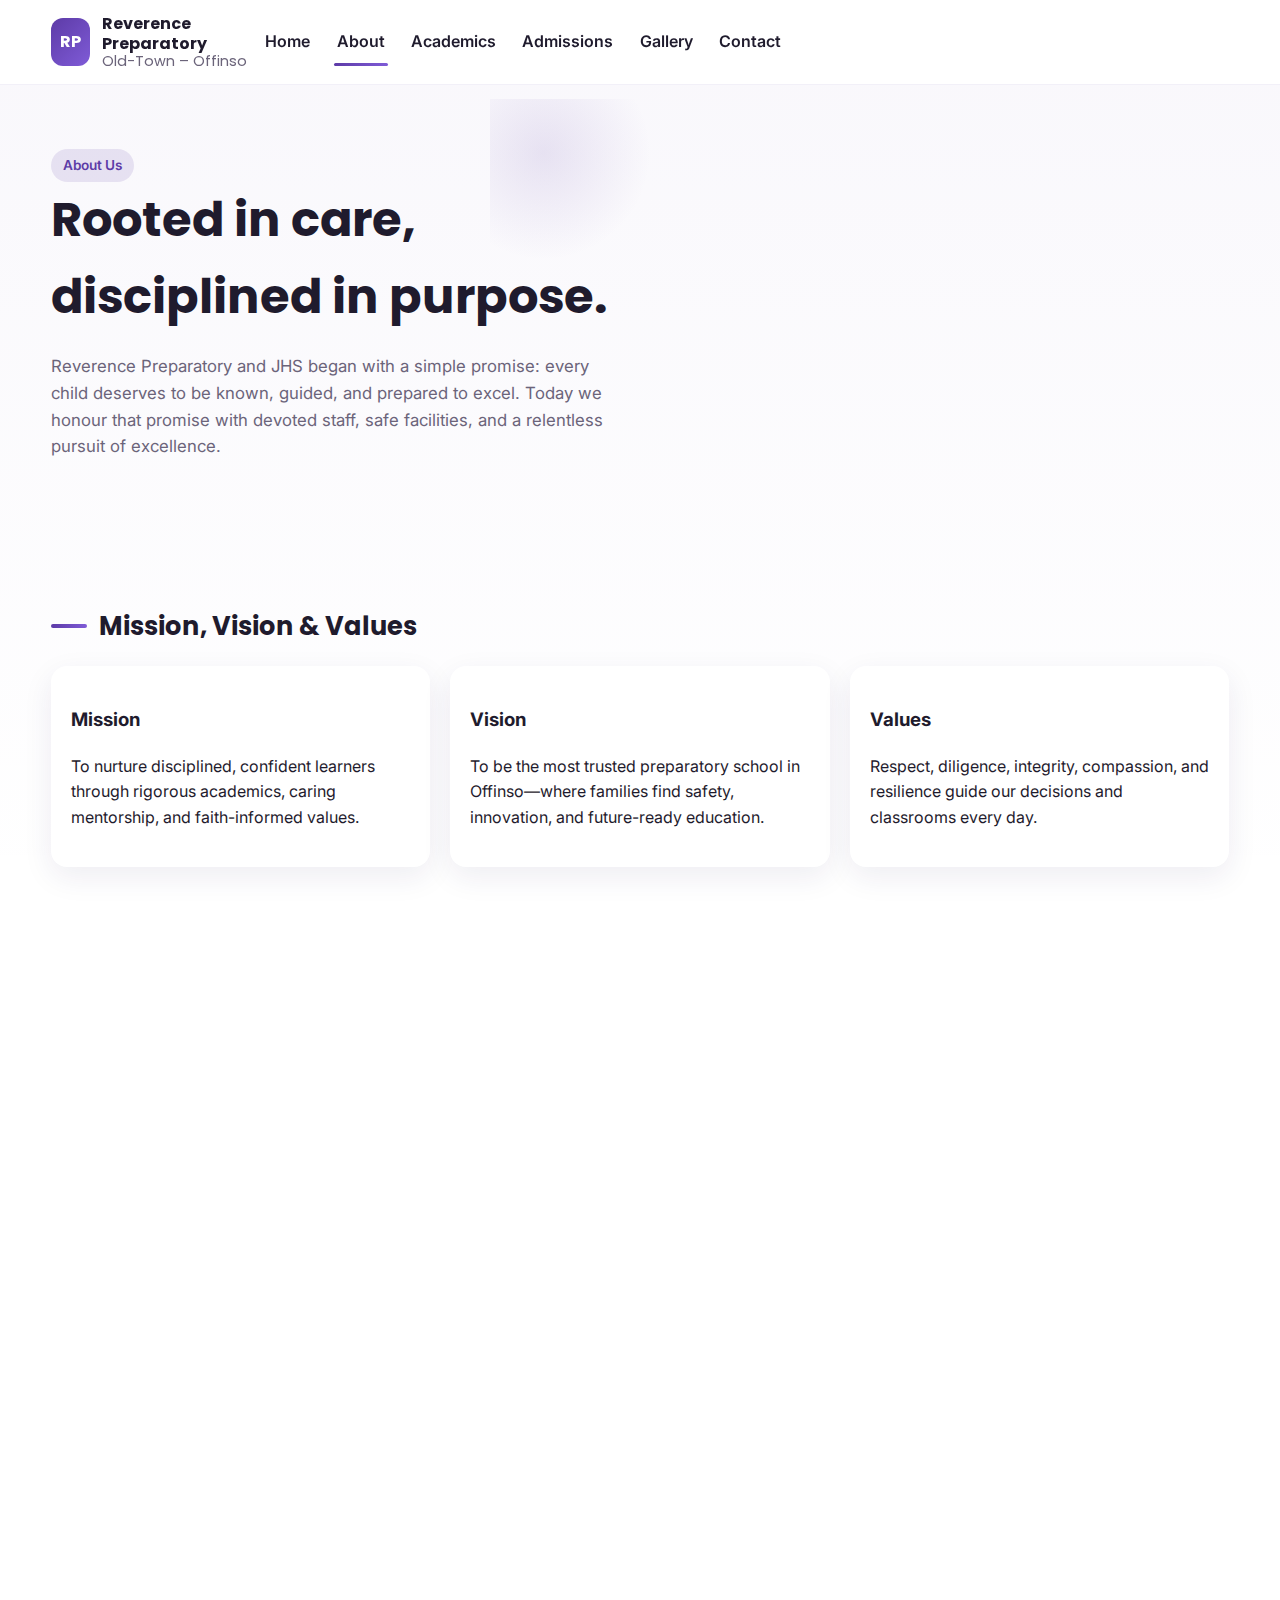
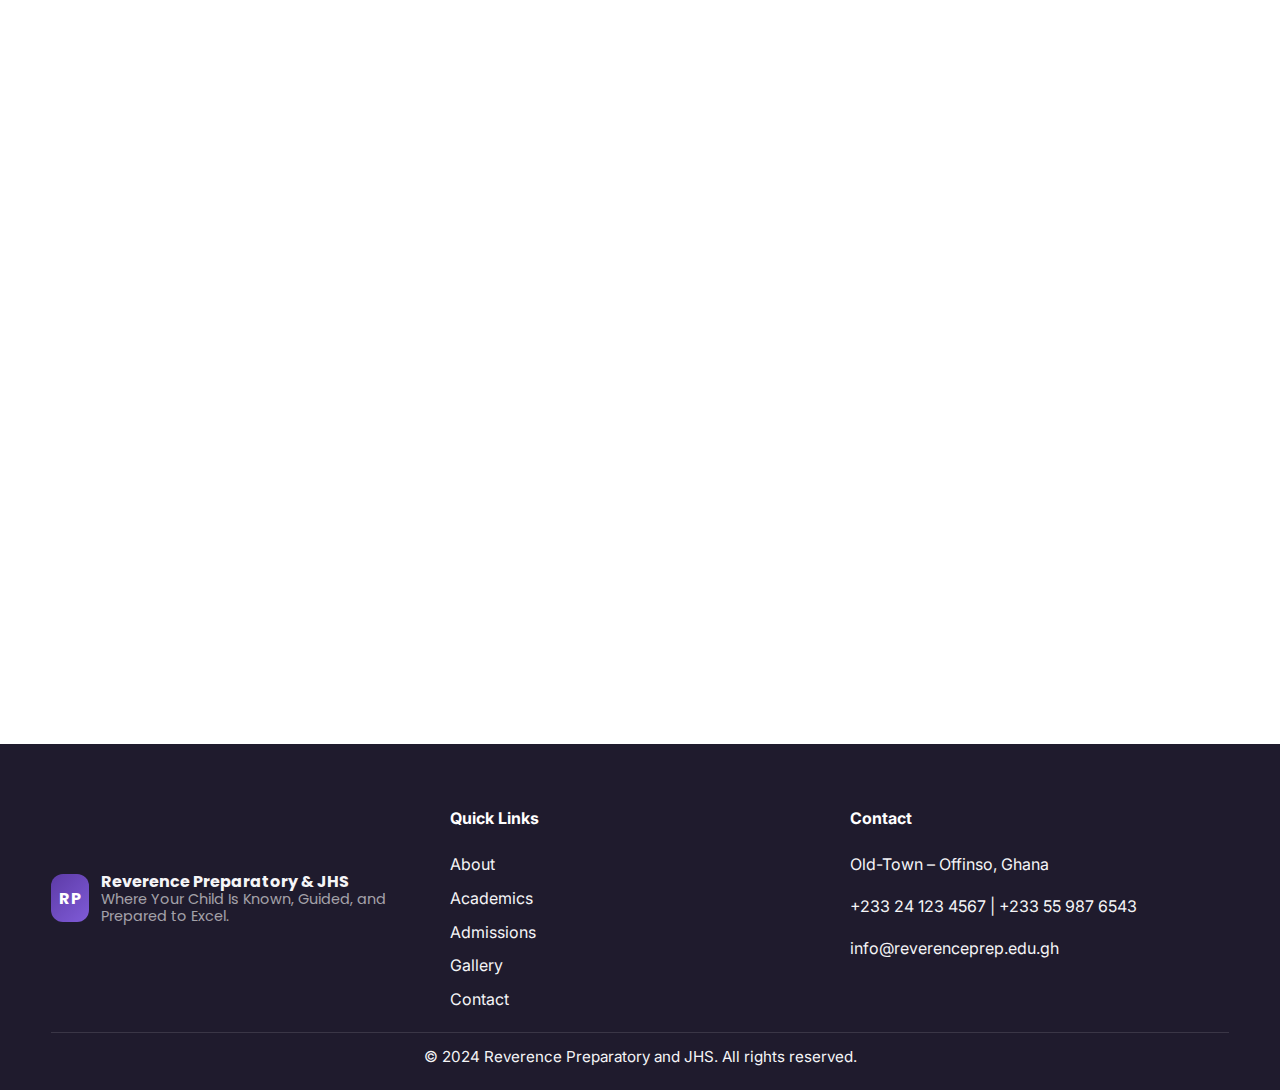
<file: about.html>
<!DOCTYPE html>
<html lang="en">
<head>
  <meta charset="UTF-8" />
  <meta name="viewport" content="width=device-width, initial-scale=1.0" />
  <title>About Reverence Preparatory and JHS</title>
  <meta name="description" content="Discover the mission, vision, leadership, and history of Reverence Preparatory and JHS in Old-Town – Offinso." />
  <meta property="og:title" content="About Reverence Preparatory and JHS" />
  <meta property="og:description" content="Where Your Child Is Known, Guided, and Prepared to Excel." />
  <meta property="og:type" content="website" />
  <meta property="og:url" content="https://reverenceprep.edu.gh/about" />
  <meta property="og:image" content="assets/images/campus-hero.svg" />
  <link rel="preconnect" href="https://fonts.googleapis.com" />
  <link rel="preconnect" href="https://fonts.gstatic.com" crossorigin />
  <link href="https://fonts.googleapis.com/css2?family=Inter:wght@400;500;600;700&family=Poppins:wght@600;700&display=swap" rel="stylesheet" />
  <link rel="stylesheet" href="assets/css/styles.css" />
</head>
<body>
  <a class="skip-link" href="#main">Skip to content</a>
  <header>
    <div class="container navbar">
      <div class="brand">
        <div class="logo" aria-hidden="true">RP</div>
        <div class="name">
          <span>Reverence Preparatory</span>
          <span>Old-Town – Offinso</span>
        </div>
      </div>
      <button class="menu-toggle" aria-expanded="false" aria-label="Toggle navigation"><span></span></button>
      <nav aria-label="Primary navigation">
        <ul class="nav-links nav-desktop">
          <li><a href="index.html">Home</a></li>
          <li><a class="active" href="about.html">About</a></li>
          <li><a href="academics.html">Academics</a></li>
          <li><a href="admissions.html">Admissions</a></li>
          <li><a href="gallery.html">Gallery</a></li>
          <li><a href="contact.html">Contact</a></li>
        </ul>
      </nav>
    </div>
  </header>
  <main id="main">
    <section class="container hero reveal">
      <div class="hero-text">
        <span class="badge">About Us</span>
        <h1>Rooted in care, disciplined in purpose.</h1>
        <p>Reverence Preparatory and JHS began with a simple promise: every child deserves to be known, guided, and prepared to excel. Today we honour that promise with devoted staff, safe facilities, and a relentless pursuit of excellence.</p>
      </div>
    </section>

    <section class="container reveal" aria-labelledby="mission">
      <h2 id="mission" class="section-title">Mission, Vision & Values</h2>
      <div class="grid columns-3">
        <div class="card">
          <h3>Mission</h3>
          <p>To nurture disciplined, confident learners through rigorous academics, caring mentorship, and faith-informed values.</p>
        </div>
        <div class="card">
          <h3>Vision</h3>
          <p>To be the most trusted preparatory school in Offinso—where families find safety, innovation, and future-ready education.</p>
        </div>
        <div class="card">
          <h3>Values</h3>
          <p>Respect, diligence, integrity, compassion, and resilience guide our decisions and classrooms every day.</p>
        </div>
      </div>
    </section>

    <section class="container reveal" aria-labelledby="history">
      <h2 id="history" class="section-title">Our Story</h2>
      <div class="timeline">
        <div class="timeline-item">
          <h3>Founded with purpose</h3>
          <p>Established in Old-Town – Offinso to provide a safe, disciplined environment where children could thrive close to home.</p>
        </div>
        <div class="timeline-item">
          <h3>Growth across levels</h3>
          <p>Expanded from Preschool to Primary and JHS, adding ICT resources, library collections, and co-curricular clubs.</p>
        </div>
        <div class="timeline-item">
          <h3>SHS Remedials added</h3>
          <p>Introduced focused remedial programs and after-school support to help students regain confidence and excel.</p>
        </div>
      </div>
    </section>

    <section class="container reveal" aria-labelledby="leadership">
      <h2 id="leadership" class="section-title">Leadership Messages</h2>
      <div class="grid columns-2">
        <div class="card">
          <h3>From the Director</h3>
          <p><strong>Mrs. Abena Nyarko</strong></p>
          <p>“Parents entrust us with their children; we respond with excellence, safety, and a team that treats every learner like family.”</p>
        </div>
        <div class="card">
          <h3>From the Principal</h3>
          <p><strong>Mr. Daniel Owusu</strong></p>
          <p>“Our teachers tailor instruction, monitor progress closely, and celebrate every milestone on the journey to mastery.”</p>
        </div>
      </div>
    </section>

    <section class="container reveal" aria-labelledby="staff">
      <h2 id="staff" class="section-title">Staff Highlights</h2>
      <div class="grid columns-3">
        <div class="card">
          <h3>Early Years Lead</h3>
          <p>Play-based learning expert guiding Preschool routines with warmth and structure.</p>
        </div>
        <div class="card">
          <h3>STEM Coordinator</h3>
          <p>Drives hands-on science, coding clubs, and robotics tasters that inspire curiosity.</p>
        </div>
        <div class="card">
          <h3>Student Life Mentor</h3>
          <p>Oversees boarding life, discipline frameworks, and student leadership development.</p>
        </div>
      </div>
    </section>
  </main>
  <footer class="footer">
    <div class="container">
      <div class="top">
        <div class="brand">
          <div class="logo" aria-hidden="true">RP</div>
          <div class="name">
            <span>Reverence Preparatory & JHS</span>
            <span>Where Your Child Is Known, Guided, and Prepared to Excel.</span>
          </div>
        </div>
        <div>
          <h4>Quick Links</h4>
          <ul class="footer-links">
            <li><a href="about.html">About</a></li>
            <li><a href="academics.html">Academics</a></li>
            <li><a href="admissions.html">Admissions</a></li>
            <li><a href="gallery.html">Gallery</a></li>
            <li><a href="contact.html">Contact</a></li>
          </ul>
        </div>
        <div>
          <h4>Contact</h4>
          <p>Old-Town – Offinso, Ghana</p>
          <p>+233 24 123 4567 | +233 55 987 6543</p>
          <p>info@reverenceprep.edu.gh</p>
        </div>
      </div>
      <div class="bottom">© 2024 Reverence Preparatory and JHS. All rights reserved.</div>
    </div>
  </footer>
  <script src="assets/js/main.js"></script>
</body>
</html>
</file>
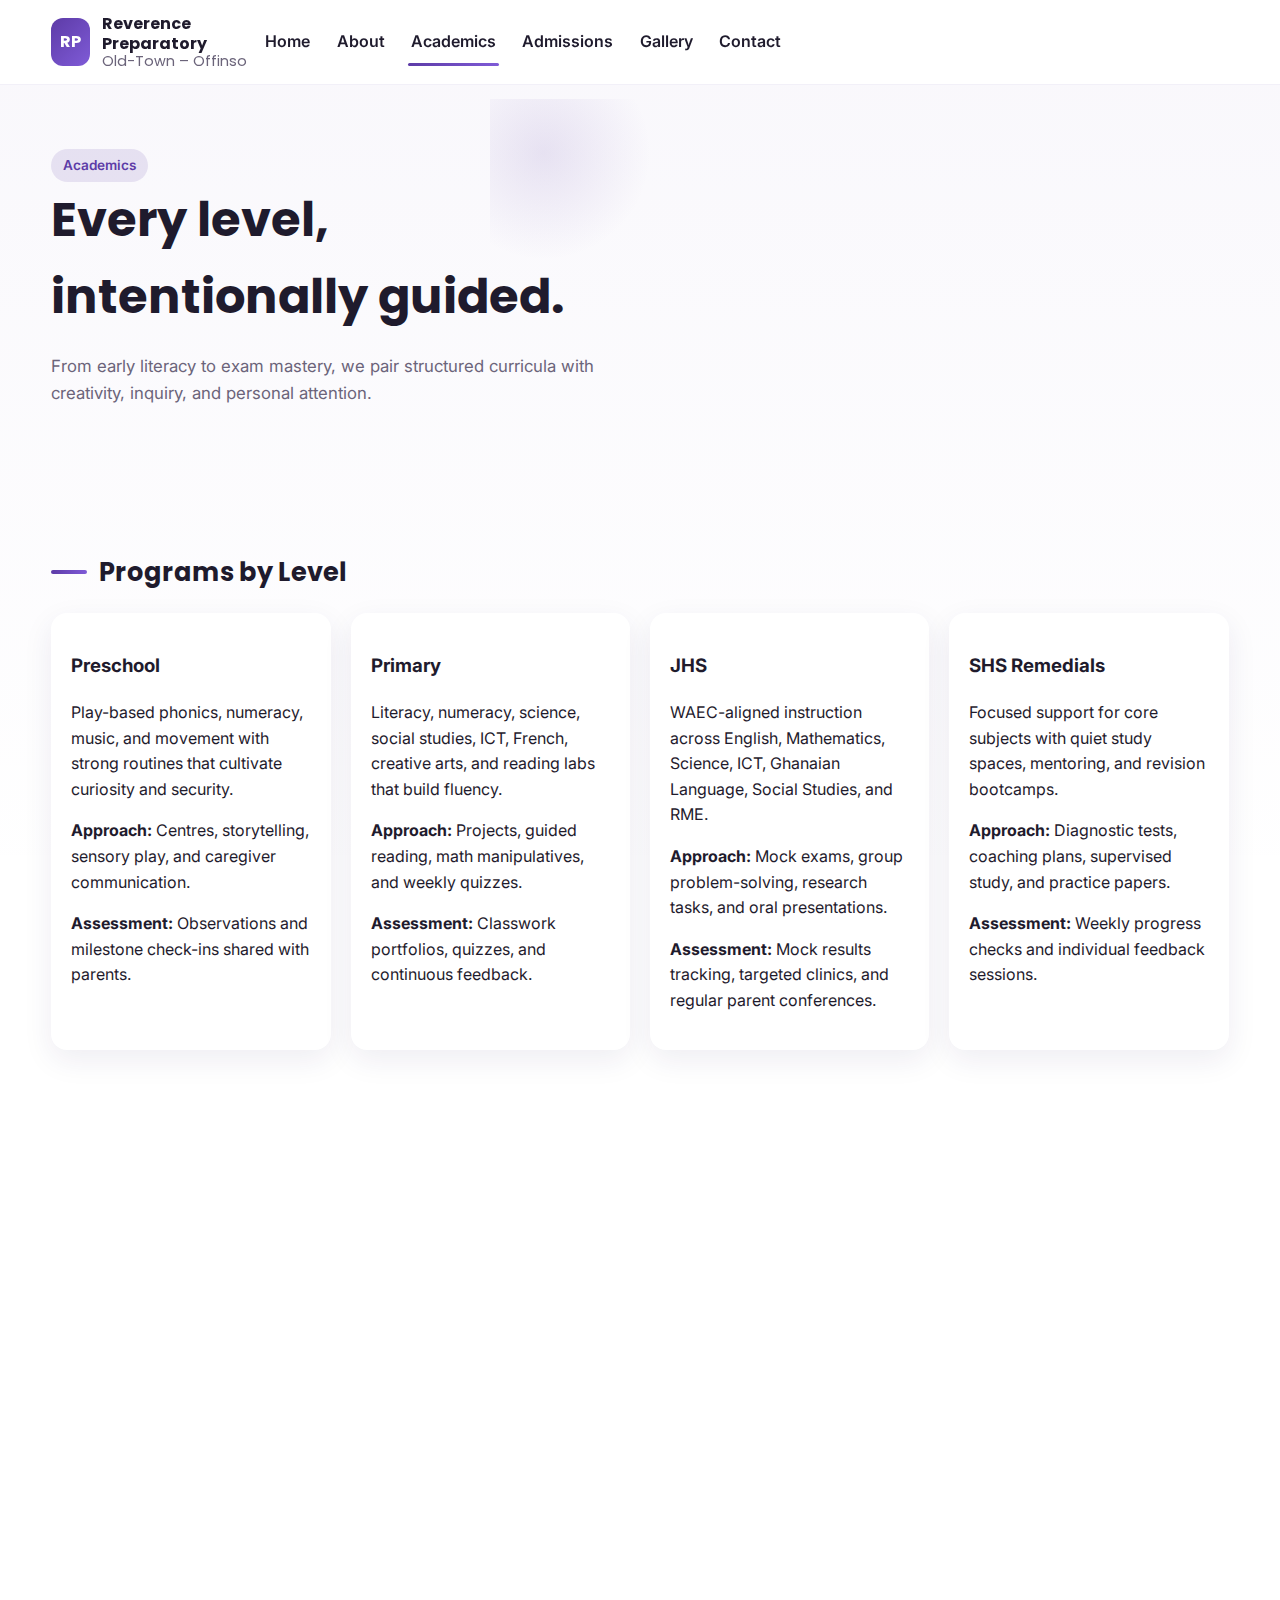
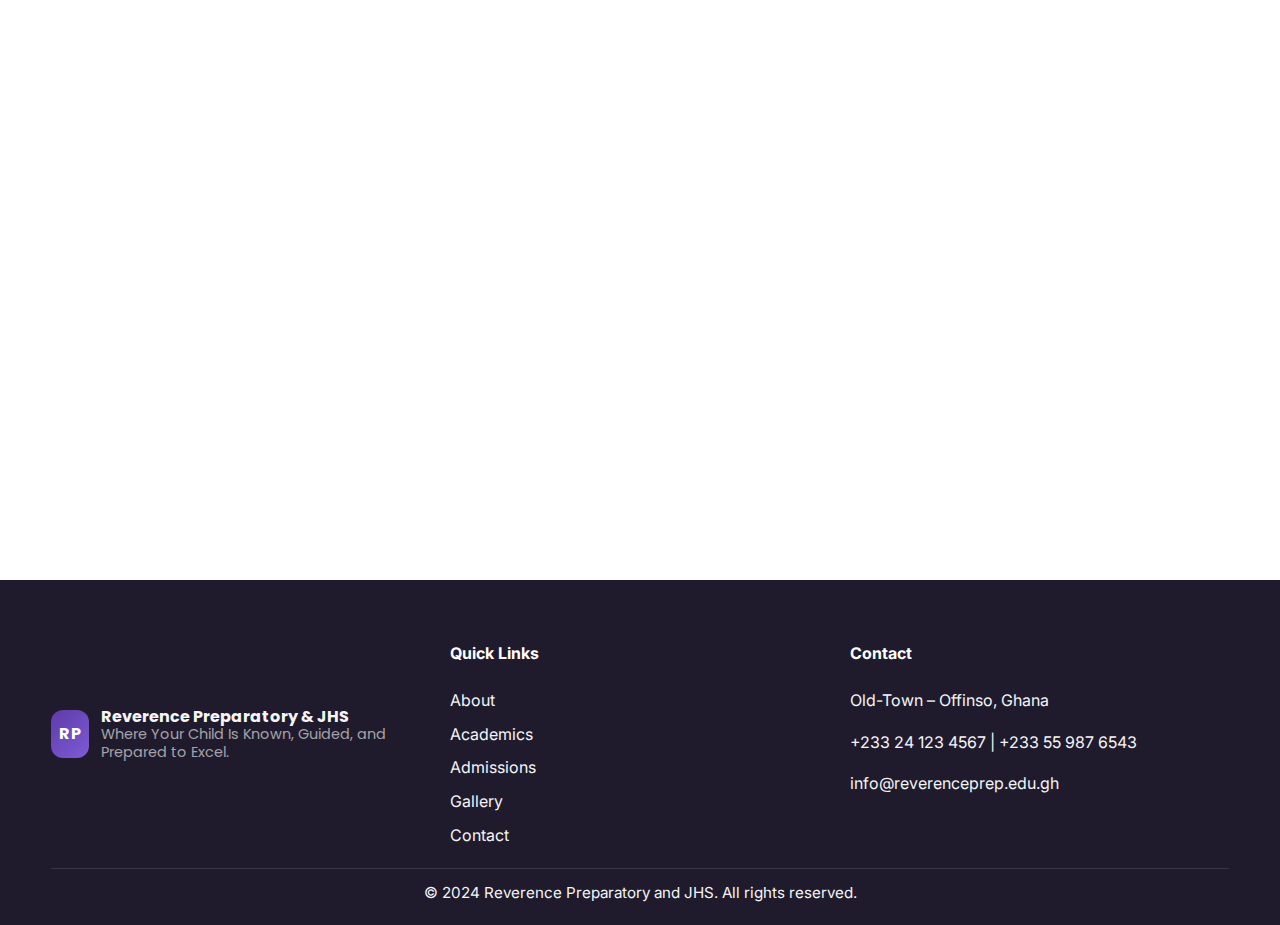
<file: academics.html>
<!DOCTYPE html>
<html lang="en">
<head>
  <meta charset="UTF-8" />
  <meta name="viewport" content="width=device-width, initial-scale=1.0" />
  <title>Academics | Reverence Preparatory and JHS</title>
  <meta name="description" content="Explore Preschool, Primary, JHS, and SHS remedial programs at Reverence Preparatory and JHS." />
  <meta property="og:title" content="Academics at Reverence Preparatory and JHS" />
  <meta property="og:description" content="Where Your Child Is Known, Guided, and Prepared to Excel." />
  <meta property="og:type" content="website" />
  <meta property="og:url" content="https://reverenceprep.edu.gh/academics" />
  <meta property="og:image" content="assets/images/campus-hero.svg" />
  <link rel="preconnect" href="https://fonts.googleapis.com" />
  <link rel="preconnect" href="https://fonts.gstatic.com" crossorigin />
  <link href="https://fonts.googleapis.com/css2?family=Inter:wght@400;500;600;700&family=Poppins:wght@600;700&display=swap" rel="stylesheet" />
  <link rel="stylesheet" href="assets/css/styles.css" />
</head>
<body>
  <a class="skip-link" href="#main">Skip to content</a>
  <header>
    <div class="container navbar">
      <div class="brand">
        <div class="logo" aria-hidden="true">RP</div>
        <div class="name">
          <span>Reverence Preparatory</span>
          <span>Old-Town – Offinso</span>
        </div>
      </div>
      <button class="menu-toggle" aria-expanded="false" aria-label="Toggle navigation"><span></span></button>
      <nav aria-label="Primary navigation">
        <ul class="nav-links nav-desktop">
          <li><a href="index.html">Home</a></li>
          <li><a href="about.html">About</a></li>
          <li><a class="active" href="academics.html">Academics</a></li>
          <li><a href="admissions.html">Admissions</a></li>
          <li><a href="gallery.html">Gallery</a></li>
          <li><a href="contact.html">Contact</a></li>
        </ul>
      </nav>
    </div>
  </header>
  <main id="main">
    <section class="container hero reveal">
      <div class="hero-text">
        <span class="badge">Academics</span>
        <h1>Every level, intentionally guided.</h1>
        <p>From early literacy to exam mastery, we pair structured curricula with creativity, inquiry, and personal attention.</p>
      </div>
    </section>

    <section class="container reveal" aria-labelledby="levels">
      <h2 id="levels" class="section-title">Programs by Level</h2>
      <div class="grid columns-2">
        <div class="card">
          <h3>Preschool</h3>
          <p>Play-based phonics, numeracy, music, and movement with strong routines that cultivate curiosity and security.</p>
          <p><strong>Approach:</strong> Centres, storytelling, sensory play, and caregiver communication.</p>
          <p><strong>Assessment:</strong> Observations and milestone check-ins shared with parents.</p>
        </div>
        <div class="card">
          <h3>Primary</h3>
          <p>Literacy, numeracy, science, social studies, ICT, French, creative arts, and reading labs that build fluency.</p>
          <p><strong>Approach:</strong> Projects, guided reading, math manipulatives, and weekly quizzes.</p>
          <p><strong>Assessment:</strong> Classwork portfolios, quizzes, and continuous feedback.</p>
        </div>
        <div class="card">
          <h3>JHS</h3>
          <p>WAEC-aligned instruction across English, Mathematics, Science, ICT, Ghanaian Language, Social Studies, and RME.</p>
          <p><strong>Approach:</strong> Mock exams, group problem-solving, research tasks, and oral presentations.</p>
          <p><strong>Assessment:</strong> Mock results tracking, targeted clinics, and regular parent conferences.</p>
        </div>
        <div class="card">
          <h3>SHS Remedials</h3>
          <p>Focused support for core subjects with quiet study spaces, mentoring, and revision bootcamps.</p>
          <p><strong>Approach:</strong> Diagnostic tests, coaching plans, supervised study, and practice papers.</p>
          <p><strong>Assessment:</strong> Weekly progress checks and individual feedback sessions.</p>
        </div>
      </div>
    </section>

    <section class="container reveal" aria-labelledby="co-curricular">
      <h2 id="co-curricular" class="section-title">Co-Curricular & Enrichment</h2>
      <div class="grid columns-3">
        <div class="card feature"><div class="icon-circle" aria-hidden="true">💻</div><div><h3>ICT & Coding</h3><p>Digital citizenship, typing, research, and coding clubs spark innovation.</p></div></div>
        <div class="card feature"><div class="icon-circle" aria-hidden="true">⚽</div><div><h3>Sports</h3><p>Football, athletics, table tennis, and fitness sessions that build teamwork.</p></div></div>
        <div class="card feature"><div class="icon-circle" aria-hidden="true">🎨</div><div><h3>Arts & Culture</h3><p>Choir, drama, art studio time, and cultural dance keep creativity alive.</p></div></div>
        <div class="card feature"><div class="icon-circle" aria-hidden="true">🤝</div><div><h3>Clubs</h3><p>STEM, debate, reading, and leadership clubs that expand horizons.</p></div></div>
        <div class="card feature"><div class="icon-circle" aria-hidden="true">📚</div><div><h3>Library Hours</h3><p>Guided reading programs and research coaching for independent study.</p></div></div>
        <div class="card feature"><div class="icon-circle" aria-hidden="true">🧭</div><div><h3>After-School Clinic</h3><p>Homework help, remedials, and teacher check-ins for consistent progress.</p></div></div>
      </div>
    </section>

    <section class="container reveal" aria-labelledby="support">
      <h2 id="support" class="section-title">Student Support</h2>
      <div class="grid columns-2">
        <div class="card">
          <h3>Guidance & Mentoring</h3>
          <p>Teachers and house staff monitor wellbeing, discipline, and study habits, partnering with parents through regular updates.</p>
        </div>
        <div class="card">
          <h3>After-School & Remedials</h3>
          <p>Subject clinics, supervised prep, and SHS remedial tracks ensure learners catch up and move forward confidently.</p>
        </div>
      </div>
    </section>
  </main>
  <footer class="footer">
    <div class="container">
      <div class="top">
        <div class="brand">
          <div class="logo" aria-hidden="true">RP</div>
          <div class="name">
            <span>Reverence Preparatory & JHS</span>
            <span>Where Your Child Is Known, Guided, and Prepared to Excel.</span>
          </div>
        </div>
        <div>
          <h4>Quick Links</h4>
          <ul class="footer-links">
            <li><a href="about.html">About</a></li>
            <li><a href="academics.html">Academics</a></li>
            <li><a href="admissions.html">Admissions</a></li>
            <li><a href="gallery.html">Gallery</a></li>
            <li><a href="contact.html">Contact</a></li>
          </ul>
        </div>
        <div>
          <h4>Contact</h4>
          <p>Old-Town – Offinso, Ghana</p>
          <p>+233 24 123 4567 | +233 55 987 6543</p>
          <p>info@reverenceprep.edu.gh</p>
        </div>
      </div>
      <div class="bottom">© 2024 Reverence Preparatory and JHS. All rights reserved.</div>
    </div>
  </footer>
  <script src="assets/js/main.js"></script>
</body>
</html>
</file>
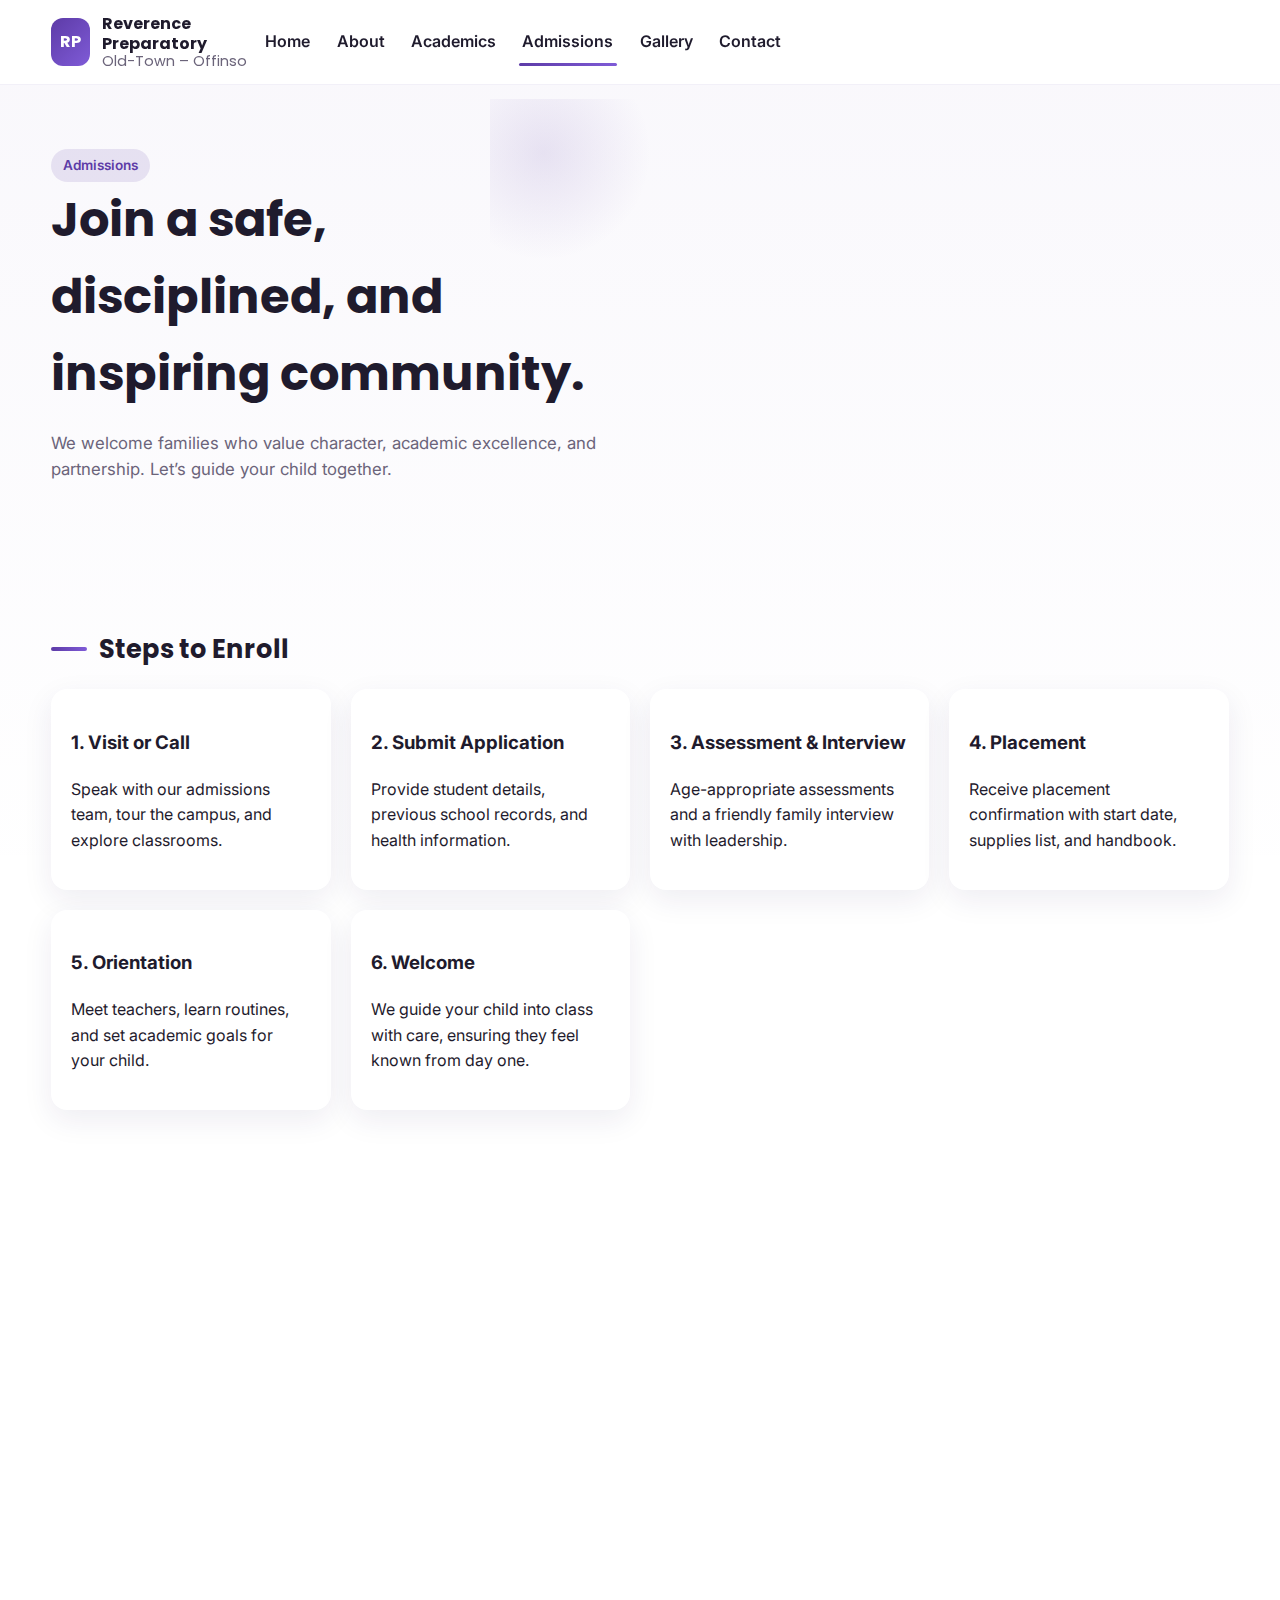
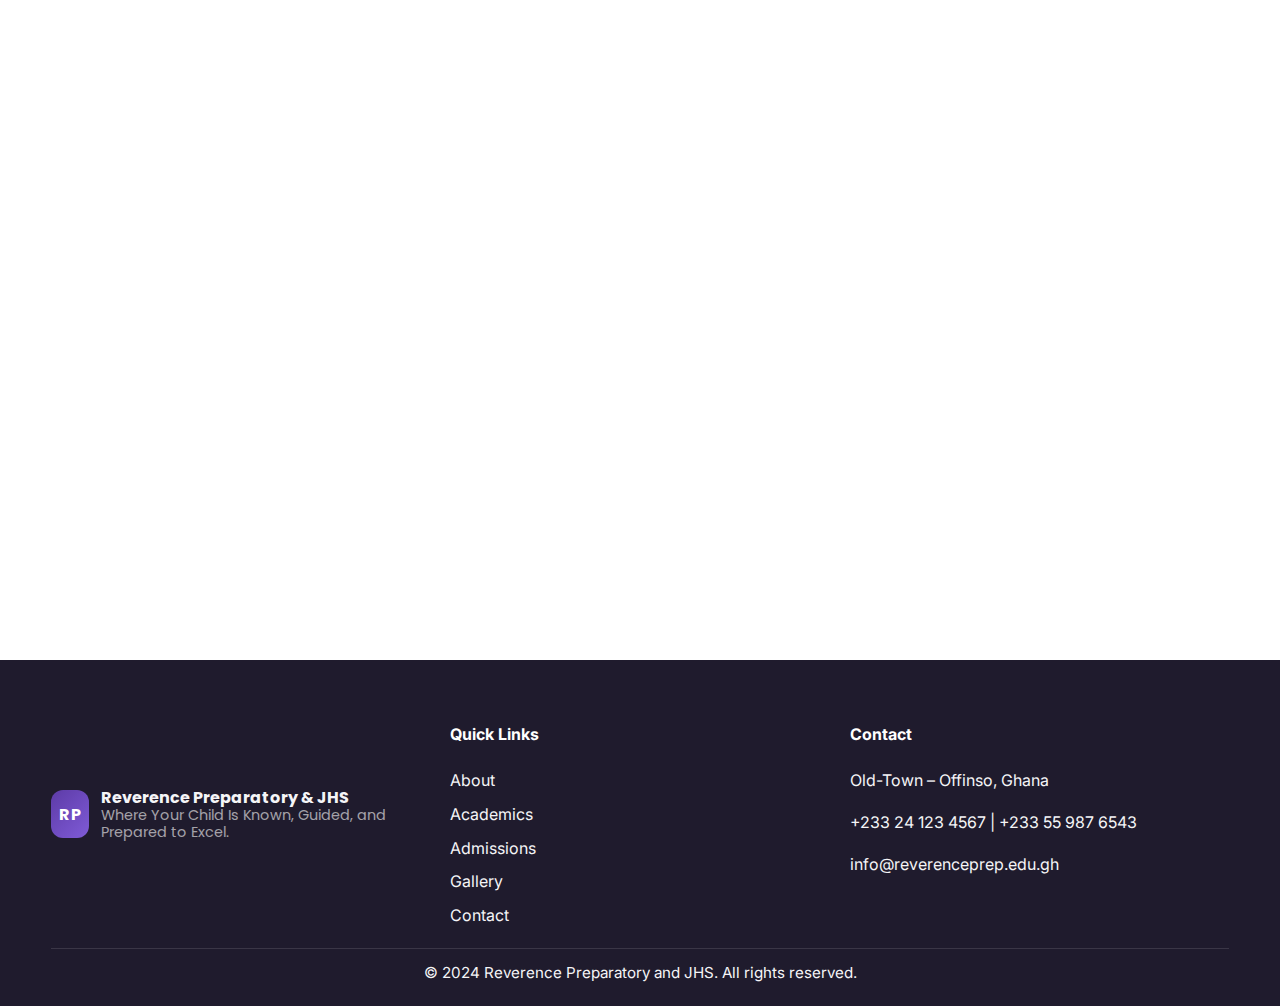
<file: admissions.html>
<!DOCTYPE html>
<html lang="en">
<head>
  <meta charset="UTF-8" />
  <meta name="viewport" content="width=device-width, initial-scale=1.0" />
  <title>Admissions | Reverence Preparatory and JHS</title>
  <meta name="description" content="Admissions steps, requirements, and checklist for Reverence Preparatory and JHS." />
  <meta property="og:title" content="Admissions at Reverence Preparatory and JHS" />
  <meta property="og:description" content="Where Your Child Is Known, Guided, and Prepared to Excel." />
  <meta property="og:type" content="website" />
  <meta property="og:url" content="https://reverenceprep.edu.gh/admissions" />
  <meta property="og:image" content="assets/images/campus-hero.svg" />
  <link rel="preconnect" href="https://fonts.googleapis.com" />
  <link rel="preconnect" href="https://fonts.gstatic.com" crossorigin />
  <link href="https://fonts.googleapis.com/css2?family=Inter:wght@400;500;600;700&family=Poppins:wght@600;700&display=swap" rel="stylesheet" />
  <link rel="stylesheet" href="assets/css/styles.css" />
</head>
<body>
  <a class="skip-link" href="#main">Skip to content</a>
  <header>
    <div class="container navbar">
      <div class="brand">
        <div class="logo" aria-hidden="true">RP</div>
        <div class="name">
          <span>Reverence Preparatory</span>
          <span>Old-Town – Offinso</span>
        </div>
      </div>
      <button class="menu-toggle" aria-expanded="false" aria-label="Toggle navigation"><span></span></button>
      <nav aria-label="Primary navigation">
        <ul class="nav-links nav-desktop">
          <li><a href="index.html">Home</a></li>
          <li><a href="about.html">About</a></li>
          <li><a href="academics.html">Academics</a></li>
          <li><a class="active" href="admissions.html">Admissions</a></li>
          <li><a href="gallery.html">Gallery</a></li>
          <li><a href="contact.html">Contact</a></li>
        </ul>
      </nav>
    </div>
  </header>
  <main id="main">
    <section class="container hero reveal">
      <div class="hero-text">
        <span class="badge">Admissions</span>
        <h1>Join a safe, disciplined, and inspiring community.</h1>
        <p>We welcome families who value character, academic excellence, and partnership. Let’s guide your child together.</p>
      </div>
    </section>

    <section class="container reveal" aria-labelledby="steps">
      <h2 id="steps" class="section-title">Steps to Enroll</h2>
      <div class="grid columns-3">
        <div class="card"><h3>1. Visit or Call</h3><p>Speak with our admissions team, tour the campus, and explore classrooms.</p></div>
        <div class="card"><h3>2. Submit Application</h3><p>Provide student details, previous school records, and health information.</p></div>
        <div class="card"><h3>3. Assessment & Interview</h3><p>Age-appropriate assessments and a friendly family interview with leadership.</p></div>
        <div class="card"><h3>4. Placement</h3><p>Receive placement confirmation with start date, supplies list, and handbook.</p></div>
        <div class="card"><h3>5. Orientation</h3><p>Meet teachers, learn routines, and set academic goals for your child.</p></div>
        <div class="card"><h3>6. Welcome</h3><p>We guide your child into class with care, ensuring they feel known from day one.</p></div>
      </div>
    </section>

    <section class="container reveal" aria-labelledby="requirements">
      <h2 id="requirements" class="section-title">Requirements</h2>
      <div class="grid columns-2">
        <div class="card">
          <h3>Documentation</h3>
          <ul class="checklist">
            <li><span class="icon-circle" aria-hidden="true">📄</span>Completed application details</li>
            <li><span class="icon-circle" aria-hidden="true">🆔</span>Birth certificate copy</li>
            <li><span class="icon-circle" aria-hidden="true">📑</span>Recent report card or transcript</li>
            <li><span class="icon-circle" aria-hidden="true">💉</span>Health and immunization information</li>
          </ul>
        </div>
        <div class="card">
          <h3>Important Notes</h3>
          <p>Term dates will be shared during your visit or call. <strong>Contact the school office for current fees</strong>.</p>
          <p>We prioritize safety, discipline, and a smooth transition for every learner.</p>
        </div>
      </div>
    </section>

    <section class="container reveal" aria-labelledby="checklist">
      <h2 id="checklist" class="section-title">Admissions Checklist</h2>
      <div class="grid columns-3">
        <div class="card">
          <h3>Before Your Visit</h3>
          <ul class="checklist">
            <li><span class="icon-circle" aria-hidden="true">📞</span>Book an appointment</li>
            <li><span class="icon-circle" aria-hidden="true">🧒</span>Discuss your child’s needs</li>
            <li><span class="icon-circle" aria-hidden="true">❓</span>Prepare your questions</li>
          </ul>
        </div>
        <div class="card">
          <h3>During Your Visit</h3>
          <ul class="checklist">
            <li><span class="icon-circle" aria-hidden="true">👀</span>Tour classrooms and ICT lab</li>
            <li><span class="icon-circle" aria-hidden="true">🚌</span>Review transport routes</li>
            <li><span class="icon-circle" aria-hidden="true">🏡</span>Explore boarding facilities</li>
          </ul>
        </div>
        <div class="card">
          <h3>After Placement</h3>
          <ul class="checklist">
            <li><span class="icon-circle" aria-hidden="true">📚</span>Collect supply list</li>
            <li><span class="icon-circle" aria-hidden="true">🤝</span>Confirm start date</li>
            <li><span class="icon-circle" aria-hidden="true">🗓</span>Save orientation details</li>
          </ul>
        </div>
      </div>
    </section>
  </main>
  <footer class="footer">
    <div class="container">
      <div class="top">
        <div class="brand">
          <div class="logo" aria-hidden="true">RP</div>
          <div class="name">
            <span>Reverence Preparatory & JHS</span>
            <span>Where Your Child Is Known, Guided, and Prepared to Excel.</span>
          </div>
        </div>
        <div>
          <h4>Quick Links</h4>
          <ul class="footer-links">
            <li><a href="about.html">About</a></li>
            <li><a href="academics.html">Academics</a></li>
            <li><a href="admissions.html">Admissions</a></li>
            <li><a href="gallery.html">Gallery</a></li>
            <li><a href="contact.html">Contact</a></li>
          </ul>
        </div>
        <div>
          <h4>Contact</h4>
          <p>Old-Town – Offinso, Ghana</p>
          <p>+233 24 123 4567 | +233 55 987 6543</p>
          <p>info@reverenceprep.edu.gh</p>
        </div>
      </div>
      <div class="bottom">© 2024 Reverence Preparatory and JHS. All rights reserved.</div>
    </div>
  </footer>
  <script src="assets/js/main.js"></script>
</body>
</html>
</file>
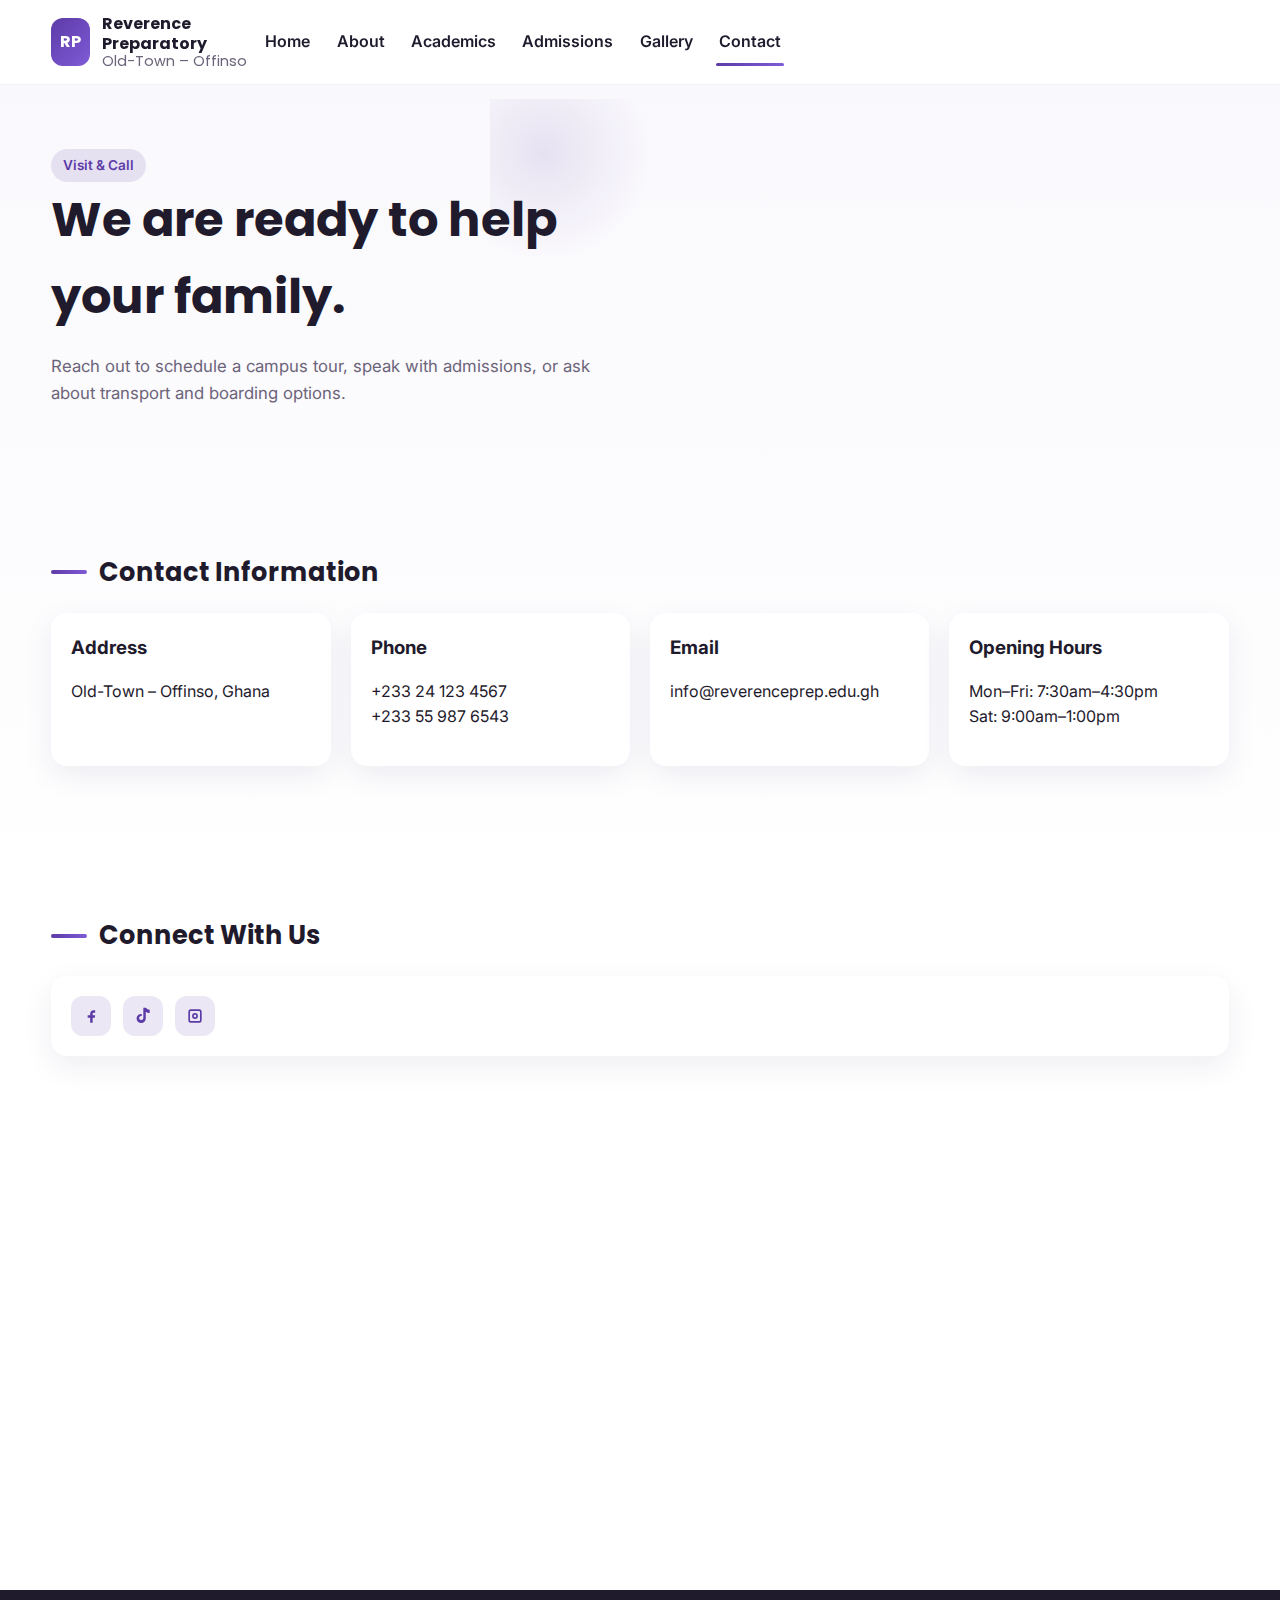
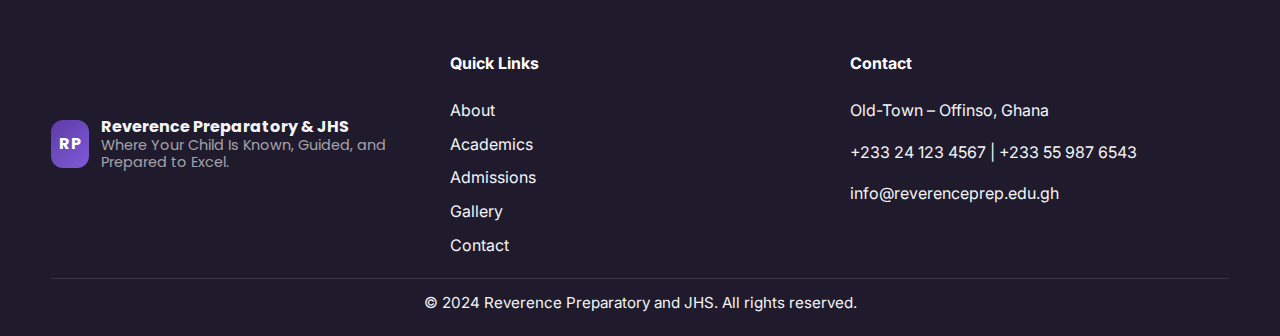
<file: contact.html>
<!DOCTYPE html>
<html lang="en">
<head>
  <meta charset="UTF-8" />
  <meta name="viewport" content="width=device-width, initial-scale=1.0" />
  <title>Contact | Reverence Preparatory and JHS</title>
  <meta name="description" content="Contact Reverence Preparatory and JHS in Old-Town – Offinso. Phone, email, hours, and location." />
  <meta property="og:title" content="Contact Reverence Preparatory and JHS" />
  <meta property="og:description" content="Where Your Child Is Known, Guided, and Prepared to Excel." />
  <meta property="og:type" content="website" />
  <meta property="og:url" content="https://reverenceprep.edu.gh/contact" />
  <meta property="og:image" content="assets/images/campus-hero.svg" />
  <link rel="preconnect" href="https://fonts.googleapis.com" />
  <link rel="preconnect" href="https://fonts.gstatic.com" crossorigin />
  <link href="https://fonts.googleapis.com/css2?family=Inter:wght@400;500;600;700&family=Poppins:wght@600;700&display=swap" rel="stylesheet" />
  <link rel="stylesheet" href="assets/css/styles.css" />
</head>
<body>
  <a class="skip-link" href="#main">Skip to content</a>
  <header>
    <div class="container navbar">
      <div class="brand">
        <div class="logo" aria-hidden="true">RP</div>
        <div class="name">
          <span>Reverence Preparatory</span>
          <span>Old-Town – Offinso</span>
        </div>
      </div>
      <button class="menu-toggle" aria-expanded="false" aria-label="Toggle navigation"><span></span></button>
      <nav aria-label="Primary navigation">
        <ul class="nav-links nav-desktop">
          <li><a href="index.html">Home</a></li>
          <li><a href="about.html">About</a></li>
          <li><a href="academics.html">Academics</a></li>
          <li><a href="admissions.html">Admissions</a></li>
          <li><a href="gallery.html">Gallery</a></li>
          <li><a class="active" href="contact.html">Contact</a></li>
        </ul>
      </nav>
    </div>
  </header>
  <main id="main">
    <section class="container hero reveal">
      <div class="hero-text">
        <span class="badge">Visit & Call</span>
        <h1>We are ready to help your family.</h1>
        <p>Reach out to schedule a campus tour, speak with admissions, or ask about transport and boarding options.</p>
      </div>
    </section>

    <section class="container reveal" aria-labelledby="contact-info">
      <h2 id="contact-info" class="section-title">Contact Information</h2>
      <div class="contact-grid">
        <div class="card contact-card">
          <h3>Address</h3>
          <p>Old-Town – Offinso, Ghana</p>
        </div>
        <div class="card contact-card">
          <h3>Phone</h3>
          <p>+233 24 123 4567<br />+233 55 987 6543</p>
        </div>
        <div class="card contact-card">
          <h3>Email</h3>
          <p>info@reverenceprep.edu.gh</p>
        </div>
        <div class="card contact-card">
          <h3>Opening Hours</h3>
          <p>Mon–Fri: 7:30am–4:30pm<br />Sat: 9:00am–1:00pm</p>
        </div>
      </div>
    </section>

    <section class="container reveal" aria-labelledby="connect">
      <h2 id="connect" class="section-title">Connect With Us</h2>
      <div class="card">
        <div class="socials" aria-label="Social media links">
          <a href="#" aria-label="Facebook">
            <svg width="20" height="20" viewBox="0 0 24 24" fill="currentColor" aria-hidden="true"><path d="M15 8h2V5h-2c-2.2 0-4 1.8-4 4v2H8v3h3v6h3v-6h2.6l.4-3H14V9c0-.6.4-1 1-1Z"/></svg>
          </a>
          <a href="#" aria-label="TikTok">
            <svg width="20" height="20" viewBox="0 0 24 24" fill="currentColor" aria-hidden="true"><path d="M20 8.5c-1.8 0-3.4-.6-4.7-1.6V15a5.5 5.5 0 1 1-5.5-5.5c.2 0 .4 0 .7.1V12a2.5 2.5 0 1 0 1.9 2.4V2h3a5.6 5.6 0 0 0 4.6 2.4V8.5Z"/></svg>
          </a>
          <a href="#" aria-label="Instagram">
            <svg width="20" height="20" viewBox="0 0 24 24" fill="currentColor" aria-hidden="true"><path d="M7 4h10a3 3 0 0 1 3 3v10a3 3 0 0 1-3 3H7a3 3 0 0 1-3-3V7a3 3 0 0 1 3-3Zm0 2a1 1 0 0 0-1 1v10a1 1 0 0 0 1 1h10a1 1 0 0 0 1-1V7a1 1 0 0 0-1-1H7Zm11.5-1a1 1 0 1 1 0 2 1 1 0 0 1 0-2ZM12 8.5A3.5 3.5 0 1 1 8.5 12 3.5 3.5 0 0 1 12 8.5Zm0 2A1.5 1.5 0 1 0 13.5 12 1.5 1.5 0 0 0 12 10.5Z"/></svg>
          </a>
        </div>
      </div>
    </section>

    <section class="container reveal" aria-labelledby="map">
      <h2 id="map" class="section-title">Find Us</h2>
      <div class="map-placeholder">Map placeholder – Old-Town, Offinso</div>
    </section>
  </main>
  <footer class="footer">
    <div class="container">
      <div class="top">
        <div class="brand">
          <div class="logo" aria-hidden="true">RP</div>
          <div class="name">
            <span>Reverence Preparatory & JHS</span>
            <span>Where Your Child Is Known, Guided, and Prepared to Excel.</span>
          </div>
        </div>
        <div>
          <h4>Quick Links</h4>
          <ul class="footer-links">
            <li><a href="about.html">About</a></li>
            <li><a href="academics.html">Academics</a></li>
            <li><a href="admissions.html">Admissions</a></li>
            <li><a href="gallery.html">Gallery</a></li>
            <li><a href="contact.html">Contact</a></li>
          </ul>
        </div>
        <div>
          <h4>Contact</h4>
          <p>Old-Town – Offinso, Ghana</p>
          <p>+233 24 123 4567 | +233 55 987 6543</p>
          <p>info@reverenceprep.edu.gh</p>
        </div>
      </div>
      <div class="bottom">© 2024 Reverence Preparatory and JHS. All rights reserved.</div>
    </div>
  </footer>
  <script src="assets/js/main.js"></script>
</body>
</html>
</file>
<file: assets/css/styles.css>
:root {
  --color-primary: #5d3ba7;
  --color-primary-light: #7f5bd7;
  --color-neutral: #f5f5f7;
  --color-dark: #1f1b2d;
  --color-gray: #6b647a;
  --color-white: #ffffff;
  --max-width: 1200px;
  --space-xs: 0.5rem;
  --space-sm: 0.75rem;
  --space-md: 1.25rem;
  --space-lg: 2.5rem;
  --space-xl: 4rem;
  --radius-sm: 10px;
  --radius-md: 16px;
  --shadow-soft: 0 10px 30px rgba(41, 26, 90, 0.08);
  --shadow-hover: 0 14px 38px rgba(41, 26, 90, 0.14);
  --font-heading: "Poppins", "Segoe UI", system-ui, -apple-system, sans-serif;
  --font-body: "Inter", "Segoe UI", system-ui, -apple-system, sans-serif;
  scroll-behavior: smooth;
}

* {
  box-sizing: border-box;
}

body {
  margin: 0;
  font-family: var(--font-body);
  background: linear-gradient(180deg, rgba(93, 59, 167, 0.04), rgba(93, 59, 167, 0)) fixed, var(--color-white);
  color: var(--color-dark);
  line-height: 1.6;
  -webkit-font-smoothing: antialiased;
}

a {
  color: inherit;
  text-decoration: none;
}

a:focus-visible, button:focus-visible {
  outline: 3px solid var(--color-primary-light);
  outline-offset: 3px;
}

img {
  max-width: 100%;
  display: block;
}

.container {
  width: min(var(--max-width), 92vw);
  margin: 0 auto;
}

section {
  padding: var(--space-xl) 0;
}

.section-title {
  display: flex;
  align-items: center;
  gap: var(--space-sm);
  font-family: var(--font-heading);
  font-size: 1.6rem;
  margin-bottom: var(--space-md);
}

.section-title::before {
  content: "";
  width: 36px;
  height: 4px;
  border-radius: 999px;
  background: linear-gradient(90deg, var(--color-primary), var(--color-primary-light));
}

.btn {
  display: inline-flex;
  align-items: center;
  justify-content: center;
  padding: 0.85rem 1.4rem;
  border-radius: 999px;
  border: 1px solid var(--color-primary);
  background: var(--color-primary);
  color: var(--color-white);
  font-weight: 600;
  letter-spacing: 0.01em;
  transition: transform 0.2s ease, box-shadow 0.2s ease, background 0.2s ease;
  cursor: pointer;
}

.btn.secondary {
  background: transparent;
  color: var(--color-primary);
}

.btn:hover {
  transform: translateY(-2px);
  box-shadow: var(--shadow-hover);
}

.btn:active {
  transform: translateY(0);
}

.badge {
  display: inline-flex;
  align-items: center;
  gap: var(--space-xs);
  padding: 0.35rem 0.75rem;
  background: rgba(93, 59, 167, 0.12);
  color: var(--color-primary);
  border-radius: 999px;
  font-weight: 600;
  font-size: 0.85rem;
}

.small {
  color: var(--color-gray);
  margin: 0;
  font-size: 0.95rem;
}

.card {
  background: var(--color-white);
  border-radius: var(--radius-md);
  padding: var(--space-md);
  box-shadow: var(--shadow-soft);
  transition: transform 0.2s ease, box-shadow 0.2s ease;
}

.card:hover {
  transform: translateY(-6px);
  box-shadow: var(--shadow-hover);
}

header {
  position: sticky;
  top: 0;
  z-index: 999;
  background: rgba(255, 255, 255, 0.96);
  backdrop-filter: blur(10px);
  border-bottom: 1px solid rgba(93, 59, 167, 0.08);
}

.skip-link {
  position: absolute;
  left: -999px;
  top: auto;
  width: 1px;
  height: 1px;
  overflow: hidden;
}

.skip-link:focus {
  left: 50%;
  top: 12px;
  width: auto;
  height: auto;
  padding: 0.75rem 1.25rem;
  background: var(--color-primary);
  color: var(--color-white);
  transform: translateX(-50%);
  border-radius: 999px;
  box-shadow: var(--shadow-hover);
}

.navbar {
  display: flex;
  align-items: center;
  justify-content: space-between;
  padding: 0.9rem 0;
}

.brand {
  display: flex;
  align-items: center;
  gap: var(--space-sm);
  font-family: var(--font-heading);
}

.brand .logo {
  width: 48px;
  height: 48px;
  border-radius: 12px;
  background: linear-gradient(135deg, var(--color-primary), var(--color-primary-light));
  display: grid;
  place-items: center;
  color: var(--color-white);
  font-weight: 700;
  letter-spacing: 0.02em;
}

.brand .name {
  display: flex;
  flex-direction: column;
  line-height: 1.2;
}

.brand .name span:first-child {
  font-weight: 700;
}

.brand .name span:last-child {
  color: var(--color-gray);
  font-size: 0.9rem;
}

.nav-links {
  list-style: none;
  display: flex;
  align-items: center;
  gap: var(--space-md);
  padding: 0;
  margin: 0;
}

.nav-links a {
  padding: 0.4rem 0.2rem;
  font-weight: 600;
  color: var(--color-dark);
  position: relative;
}

.nav-links a.active::after {
  content: "";
  position: absolute;
  left: 0;
  right: 0;
  bottom: -8px;
  height: 3px;
  border-radius: 999px;
  background: linear-gradient(90deg, var(--color-primary), var(--color-primary-light));
}

.nav-links a:hover {
  color: var(--color-primary);
}

.menu-toggle {
  display: inline-flex;
  align-items: center;
  justify-content: center;
  width: 44px;
  height: 44px;
  border-radius: 12px;
  border: 1px solid rgba(93, 59, 167, 0.25);
  background: var(--color-white);
  cursor: pointer;
}

.menu-toggle span,
.menu-toggle span::before,
.menu-toggle span::after {
  display: block;
  width: 18px;
  height: 2px;
  background: var(--color-dark);
  border-radius: 999px;
  position: relative;
  transition: transform 0.2s ease, opacity 0.2s ease;
}

.menu-toggle span::before,
.menu-toggle span::after {
  content: "";
  position: absolute;
  left: 0;
}

.menu-toggle span::before {
  top: -6px;
}

.menu-toggle span::after {
  top: 6px;
}

.menu-toggle[aria-expanded="true"] span {
  transform: rotate(45deg);
}

.menu-toggle[aria-expanded="true"] span::before {
  transform: rotate(-90deg) translateX(-6px);
}

.menu-toggle[aria-expanded="true"] span::after {
  opacity: 0;
}

.nav-desktop {
  display: none;
}

nav {
  width: 100%;
  position: relative;
}

nav.open .nav-desktop {
  display: flex;
  flex-direction: column;
  gap: var(--space-sm);
  padding: var(--space-md);
  background: var(--color-white);
  border-radius: var(--radius-md);
  box-shadow: var(--shadow-soft);
  position: absolute;
  top: 70px;
  left: 0;
  right: 0;
}

.hero {
  display: grid;
  grid-template-columns: 1fr;
  align-items: center;
  gap: var(--space-lg);
  padding: var(--space-xl) 0 var(--space-lg);
}

.hero-text {
  position: relative;
}

.hero-text::after {
  content: "";
  position: absolute;
  width: 180px;
  height: 180px;
  background: radial-gradient(circle at 30% 30%, rgba(93, 59, 167, 0.12), transparent 60%);
  top: -50px;
  right: -50px;
  z-index: -1;
}

.hero h1 {
  font-family: var(--font-heading);
  font-size: clamp(2.1rem, 4vw, 3rem);
  margin: 0 0 var(--space-sm);
}

.hero p {
  color: var(--color-gray);
  font-size: 1.05rem;
  margin-bottom: var(--space-md);
}

.hero-actions {
  display: flex;
  gap: var(--space-sm);
  flex-wrap: wrap;
}

.hero-visual {
  position: relative;
  padding: var(--space-md);
}

.hero-visual .panel {
  background: linear-gradient(180deg, rgba(93, 59, 167, 0.1), rgba(93, 59, 167, 0.02));
  border-radius: var(--radius-md);
  padding: var(--space-md);
  box-shadow: var(--shadow-soft);
  display: grid;
  gap: var(--space-sm);
}

.hero-visual .stat {
  display: flex;
  justify-content: space-between;
  align-items: center;
  background: var(--color-white);
  padding: var(--space-sm);
  border-radius: var(--radius-sm);
  box-shadow: var(--shadow-soft);
}

.strip {
  display: grid;
  grid-template-columns: repeat(auto-fit, minmax(140px, 1fr));
  gap: var(--space-sm);
  background: var(--color-neutral);
  border-radius: var(--radius-md);
  padding: var(--space-md);
  margin-top: var(--space-md);
}

.strip-item {
  display: flex;
  align-items: center;
  gap: var(--space-sm);
  font-weight: 600;
}

.icon-circle {
  width: 38px;
  height: 38px;
  border-radius: 50%;
  display: inline-flex;
  align-items: center;
  justify-content: center;
  background: rgba(93, 59, 167, 0.12);
  color: var(--color-primary);
  font-weight: 700;
}

.grid {
  display: grid;
  gap: var(--space-md);
}

.grid.columns-4 {
  grid-template-columns: repeat(auto-fit, minmax(200px, 1fr));
}

.grid.columns-3 {
  grid-template-columns: repeat(auto-fit, minmax(220px, 1fr));
}

.grid.columns-2 {
  grid-template-columns: repeat(auto-fit, minmax(260px, 1fr));
}

.feature {
  display: grid;
  grid-template-columns: 48px 1fr;
  gap: var(--space-sm);
}

.program-card h3 {
  margin-top: 0.35rem;
  margin-bottom: 0.35rem;
}

.program-card p {
  color: var(--color-gray);
  margin: 0;
}

.facilities {
  background: var(--color-neutral);
  border-radius: var(--radius-md);
  padding: var(--space-md);
}

.testimonial {
  display: grid;
  gap: var(--space-sm);
}

.testimonial .quote {
  font-style: italic;
  color: var(--color-gray);
}

.announcements .card {
  border-top: 4px solid var(--color-primary);
}

.banner {
  background: linear-gradient(135deg, var(--color-primary), #3c286e);
  color: var(--color-white);
  border-radius: var(--radius-md);
  padding: var(--space-lg) var(--space-md);
  display: grid;
  gap: var(--space-sm);
  align-items: center;
  box-shadow: var(--shadow-hover);
}

.banner .actions {
  display: flex;
  gap: var(--space-sm);
  flex-wrap: wrap;
}

.footer {
  background: var(--color-dark);
  color: var(--color-neutral);
  padding: var(--space-lg) 0 var(--space-md);
}

.footer .top {
  display: grid;
  gap: var(--space-md);
  grid-template-columns: repeat(auto-fit, minmax(220px, 1fr));
  margin-bottom: var(--space-md);
}

.footer h4 {
  color: var(--color-white);
}

.footer .brand .name span:last-child {
  color: rgba(255, 255, 255, 0.6);
}

.footer-links {
  list-style: none;
  padding: 0;
  margin: 0;
  display: grid;
  gap: 0.5rem;
}

.footer-links a {
  color: var(--color-neutral);
}

.footer-links a:hover {
  color: var(--color-white);
}

.footer .bottom {
  border-top: 1px solid rgba(255, 255, 255, 0.12);
  padding-top: var(--space-sm);
  font-size: 0.95rem;
  text-align: center;
}

.hero.reveal,
.reveal {
  opacity: 0;
  transform: translateY(20px);
}

.reveal.visible {
  opacity: 1;
  transform: translateY(0);
  transition: opacity 0.6s ease, transform 0.6s ease;
}

.hero.loaded {
  opacity: 1;
  transform: translateY(0);
  transition: opacity 0.8s ease, transform 0.8s ease;
}

.hero {
  opacity: 0;
  transform: translateY(20px);
}

.timeline {
  border-left: 3px solid rgba(93, 59, 167, 0.3);
  padding-left: var(--space-md);
  display: grid;
  gap: var(--space-md);
}

.timeline-item {
  position: relative;
}

.timeline-item::before {
  content: "";
  position: absolute;
  left: -1.15rem;
  top: 0.35rem;
  width: 12px;
  height: 12px;
  border-radius: 50%;
  background: var(--color-primary);
}

.checklist {
  display: grid;
  gap: var(--space-xs);
  list-style: none;
  padding: 0;
  margin: 0;
}

.checklist li {
  display: flex;
  align-items: center;
  gap: var(--space-sm);
  padding: 0.65rem;
  border-radius: var(--radius-sm);
  background: var(--color-neutral);
}

.badge-ghost {
  background: transparent;
  border: 1px dashed rgba(93, 59, 167, 0.35);
  color: var(--color-primary);
}

.tabs {
  display: flex;
  gap: var(--space-sm);
  flex-wrap: wrap;
  margin-bottom: var(--space-md);
}

.tab {
  padding: 0.65rem 1rem;
  border-radius: 999px;
  border: 1px solid rgba(93, 59, 167, 0.3);
  background: var(--color-white);
  cursor: pointer;
  transition: background 0.2s ease, color 0.2s ease, transform 0.2s ease;
}

.tab.active,
.tab:hover {
  background: var(--color-primary);
  color: var(--color-white);
  transform: translateY(-2px);
}

.gallery-grid {
  display: grid;
  grid-template-columns: repeat(auto-fit, minmax(220px, 1fr));
  gap: var(--space-sm);
}

.gallery-item {
  position: relative;
  overflow: hidden;
  border-radius: var(--radius-sm);
  box-shadow: var(--shadow-soft);
}

.gallery-item img {
  width: 100%;
  height: 180px;
  object-fit: cover;
  transition: transform 0.35s ease;
}

.gallery-item::after {
  content: "View";
  position: absolute;
  inset: 0;
  display: grid;
  place-items: center;
  background: rgba(93, 59, 167, 0.35);
  color: var(--color-white);
  opacity: 0;
  transition: opacity 0.25s ease;
  font-weight: 700;
}

.gallery-item:hover img {
  transform: scale(1.06);
}

.gallery-item:hover::after {
  opacity: 1;
}

.lightbox {
  position: fixed;
  inset: 0;
  background: rgba(0, 0, 0, 0.7);
  display: none;
  align-items: center;
  justify-content: center;
  padding: var(--space-md);
  z-index: 1000;
}

.lightbox.open {
  display: flex;
}

.lightbox img {
  max-width: min(900px, 90vw);
  max-height: 80vh;
  border-radius: var(--radius-md);
  box-shadow: var(--shadow-hover);
}

.lightbox button {
  position: absolute;
  top: 18px;
  right: 18px;
  background: rgba(255, 255, 255, 0.2);
  border: none;
  color: var(--color-white);
  font-size: 1.2rem;
  padding: 0.55rem 0.8rem;
  border-radius: 10px;
  cursor: pointer;
}

.contact-grid {
  display: grid;
  grid-template-columns: repeat(auto-fit, minmax(240px, 1fr));
  gap: var(--space-md);
}

.contact-card h3 {
  margin: 0 0 0.35rem;
}

.map-placeholder {
  background: linear-gradient(135deg, rgba(93, 59, 167, 0.12), rgba(93, 59, 167, 0.05));
  border: 1px dashed rgba(93, 59, 167, 0.4);
  border-radius: var(--radius-md);
  height: 260px;
  display: grid;
  place-items: center;
  color: var(--color-gray);
  font-weight: 600;
}

.socials {
  display: flex;
  gap: var(--space-sm);
}

.socials a {
  width: 40px;
  height: 40px;
  border-radius: 12px;
  display: inline-flex;
  align-items: center;
  justify-content: center;
  background: rgba(93, 59, 167, 0.12);
  color: var(--color-primary);
  transition: transform 0.2s ease, background 0.2s ease;
}

.socials a:hover {
  transform: translateY(-2px);
  background: var(--color-primary);
  color: var(--color-white);
}

.stats-grid {
  display: grid;
  grid-template-columns: repeat(auto-fit, minmax(180px, 1fr));
  gap: var(--space-sm);
}

.stat-box {
  padding: var(--space-md);
  border-radius: var(--radius-md);
  background: var(--color-neutral);
  display: grid;
  gap: 0.35rem;
}

.stat-box strong {
  font-size: 1.3rem;
}

@media (min-width: 768px) {
  nav.open .nav-desktop {
    position: static;
    flex-direction: row;
    box-shadow: none;
    padding: 0;
    background: transparent;
  }

  .menu-toggle {
    display: none;
  }

  .nav-desktop {
    display: flex;
  }

  .hero {
    grid-template-columns: repeat(2, minmax(0, 1fr));
  }

  .banner {
    grid-template-columns: 2fr 1fr;
  }
}

@media (prefers-reduced-motion: reduce) {
  *,
  *::before,
  *::after {
    transition: none !important;
    animation: none !important;
  }
}
</file>
